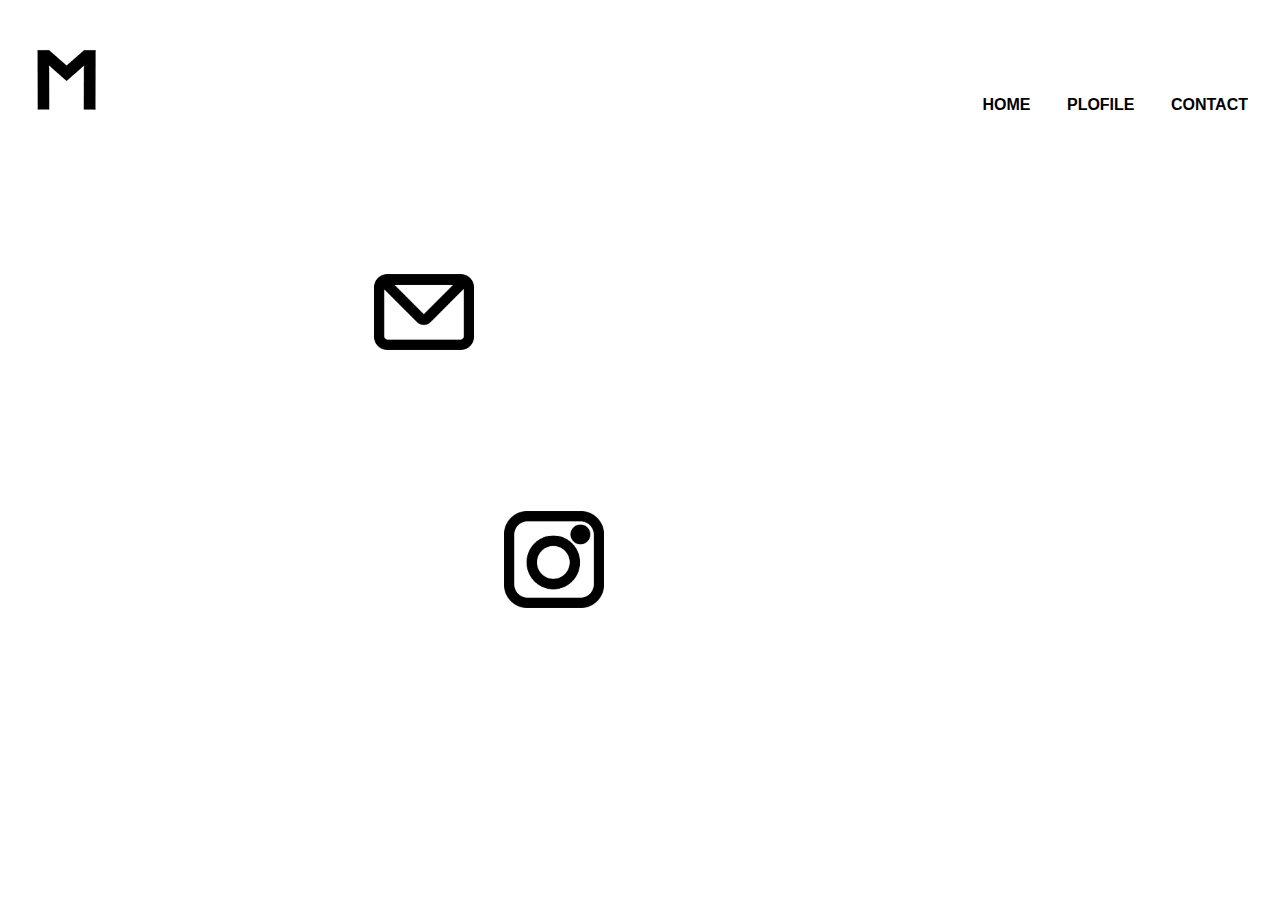
<file: Contact.html>
<!doctype html>
<html>
<head>
<meta charset="utf-8">
	<link rel="stylesheet" type="text/css" href="style.css">
<title>Contact</title>
</head>

<body class="contact">
	<header>
		<div class="logo">
		<a href="index.html" class="logo">
		<img src="images/M.png"></a>
		</div>
	</header>
	
	<nav>
		<a href="index.html">HOME</a>
		<a href="Profile.html">PLOFILE</a>
		<a href="Contact.html">CONTACT</a>
	</nav>
	
	<br>
	<br>
	<br>
	<br>
	<br>
	<br>
	
	<section class="contact">
	<div class="emailicon">
		<img src="images/email icon.png" class="emailicon">
	</div>
	<div class="emailaddress">
		<a href="mailto:may.mizuki965@gmail.com">
		<h3>may.mizuki965@gmail.com</h3></a>
	</div>
	</section>
	
	<br>
	<br>
	
	<section class="contact">
	<div class="instagramicon">
		<img src="images/instagram icon.png" class="instagramicon">
	</div>
	<div class="instagram">
		<a href="https://www.instagram.com/mizuki_matty_/">
		<h3>Instagram</h3></a>
	</div>
	</section>
	
	<br>
	<br>
	<br>
	<br>

</body>
</html>
</file>
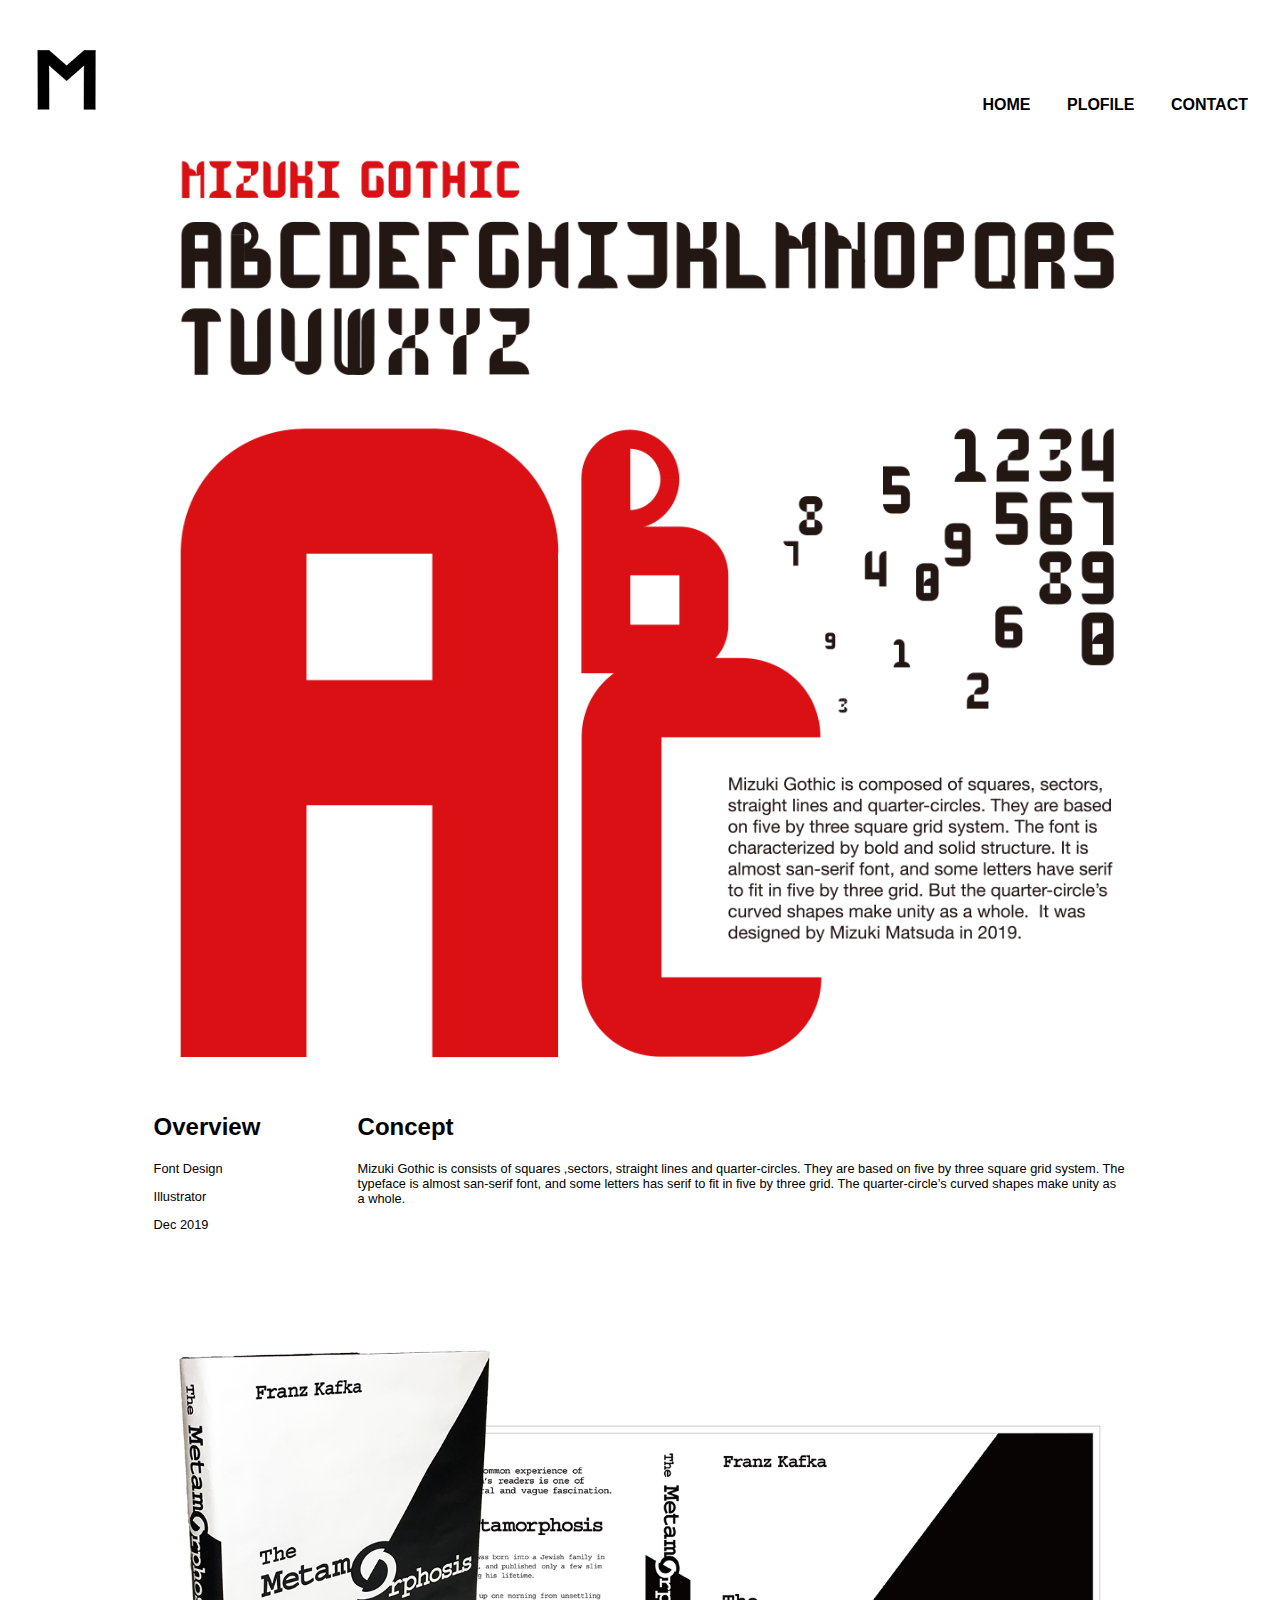
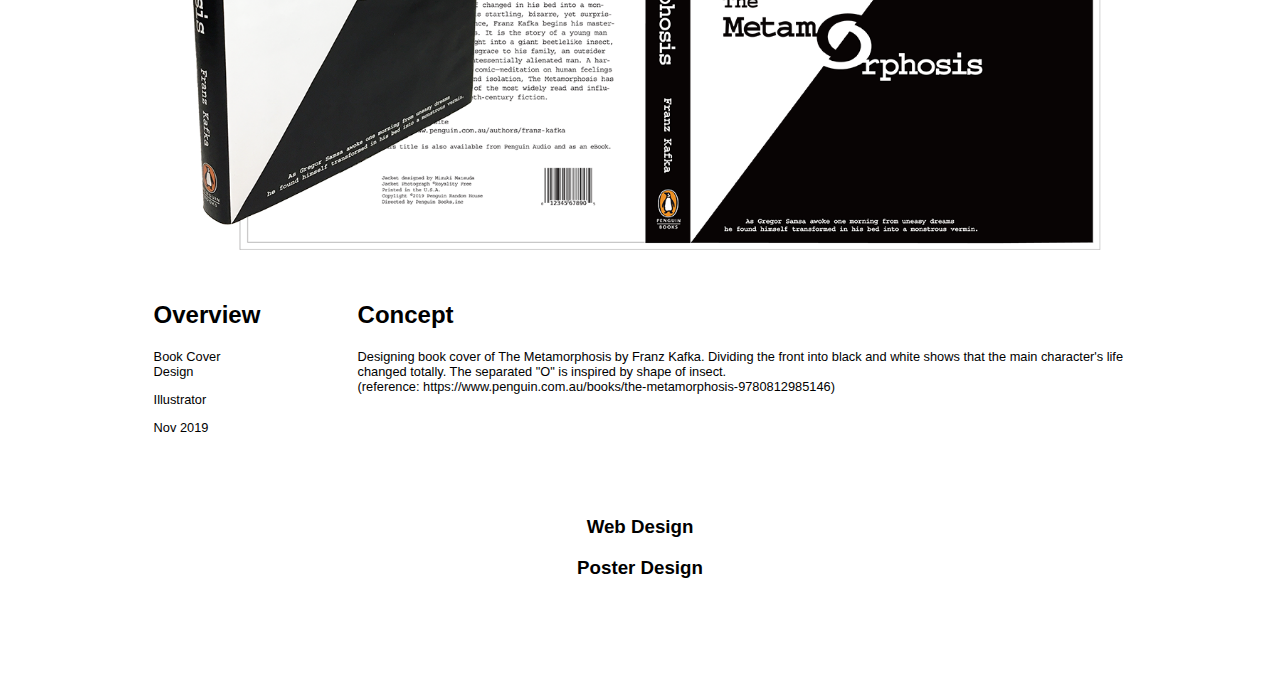
<file: OtherWorks.html>
<!doctype html>
<html><head>
<meta charset="utf-8">
	<link rel="stylesheet" type="text/css" href="style.css">
<title>OtherWorks</title>
</head>

<body>
	
	<header>
		<div class="logo"> 
		<a href="index.html" class="logo">
		<img src="images/M.png"></a>
		</div>
	</header>
	
	<nav>
		<a href="index.html">HOME</a>
		<a href="Profile.html">PLOFILE</a>
		<a href="Contact.html">CONTACT</a>
	</nav>
	
	<br>
	<br>
	
	<div class="Mizuki_Gothic">
	<img src="images/Font.png" class="Typeface">
	</div>

	<section>
	<div class="overview">
		<h2>Overview</h2>
		<p>Font Design</p>
		<p>Illustrator</p>
		<p>Dec 2019</p>
	</div>
	<div>
		<h2>Concept</h2>
		<p>Mizuki Gothic is consists of squares ,sectors, straight lines and quarter-circles. They are based on five by three square grid system. The typeface is almost san-serif font, and some letters has serif to fit in five by three grid. The quarter-circle’s curved shapes make unity as a whole.  </p>
	</div>
	</section>
	
	<br>
	<br>
	
	<div class="BookDesign">
	<img src="images/TheMetamorphosisMockup.png" class="TheMetamorphosis">
	</div>

	<section>
	<div class="overview">
		<h2>Overview</h2>
		<p>Book Cover Design</p>
		<p>Illustrator</p>
		<p>Nov 2019</p>
	</div>
	<div>
		<h2>Concept</h2>
		<p>Designing book cover of The Metamorphosis by Franz Kafka. Dividing the front into black and white shows that the main character's life changed totally. The separated "O" is inspired by shape of insect. <br>
		(reference: https://www.penguin.com.au/books/the-metamorphosis-9780812985146) </p>
	</div>
	</section>
	
	<footer>
		<a href="WebDesign.html"><h3>Web Design</h3></a>
		<a href="PosterDesign.html"><h3>Poster Design</h3></a>
	</footer>

	
</body>
</html>
</file>
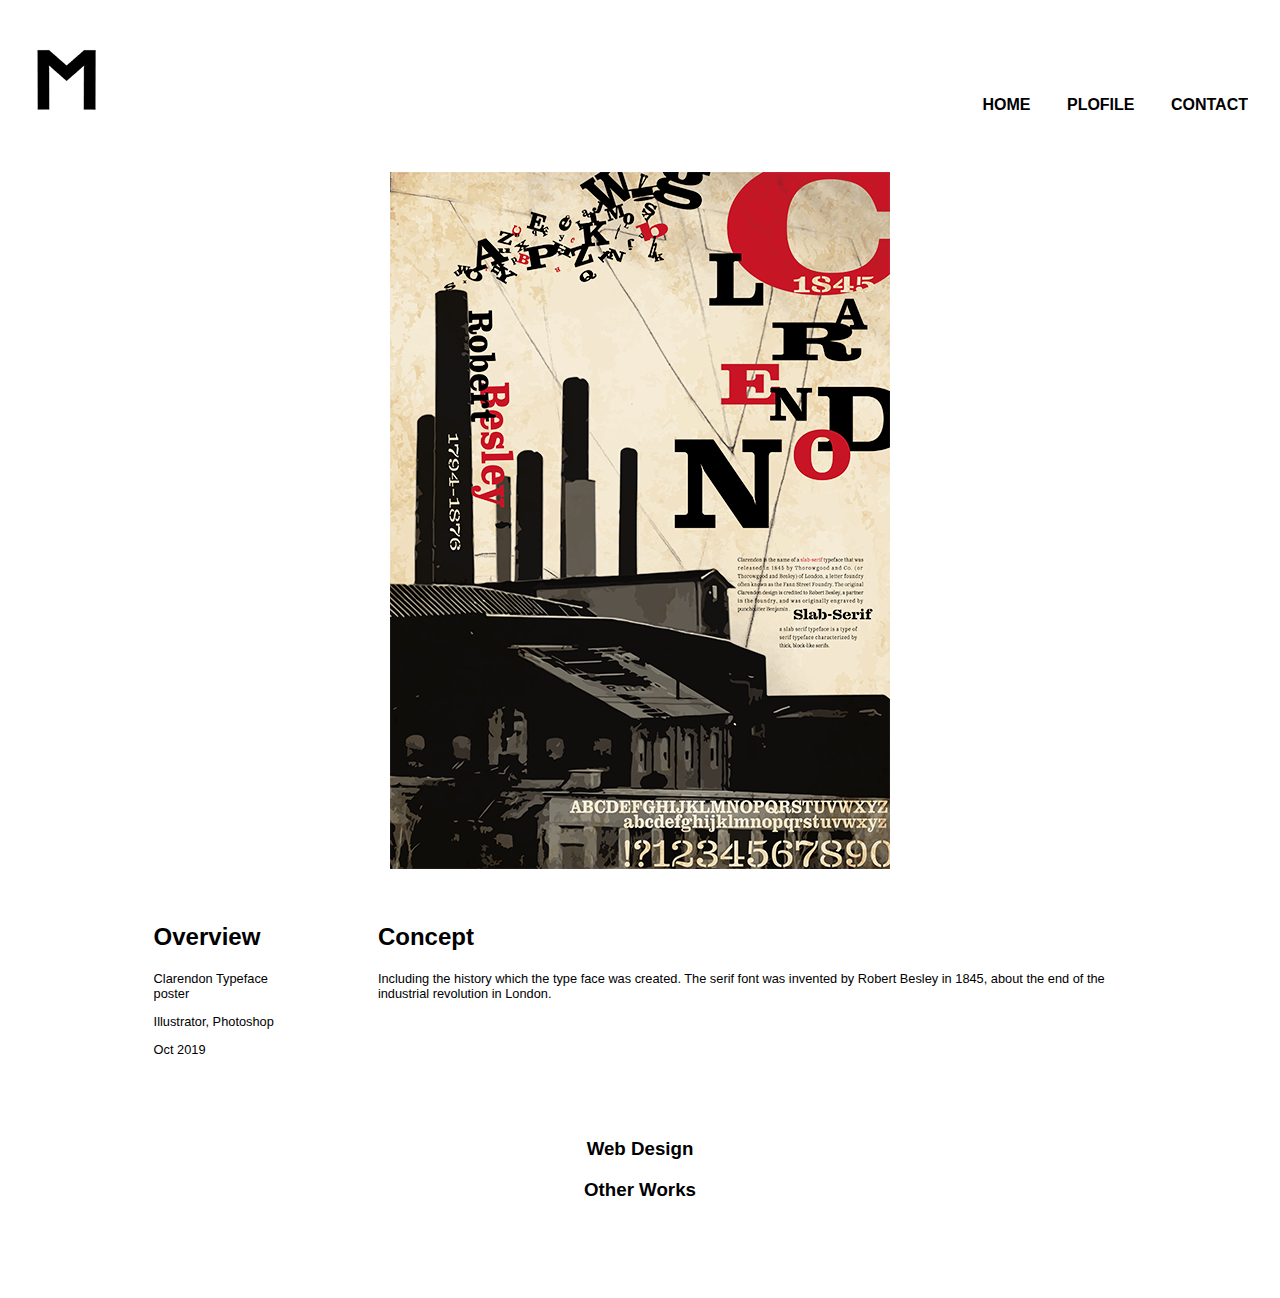
<file: PosterDesign.html>
<!doctype html>
<html>
<head>
<meta charset="utf-8">
	<link rel="stylesheet" type="text/css" href="style.css">
<title>PosterDesign</title>
</head>
	
<body>
	<header>
		<div class="logo">
			<a href="index.html" class="logo">
			<img src="images/M.png"></a>
		</div>
	</header>
	
	<nav>
		<a href="./index.html">HOME</a>
		<a href="Profile.html">PLOFILE</a>
		<a href="Profile.html">CONTACT</a>
	</nav>
	
	<br>
	<br>
	
	<div class="clarendon">
	<img src="images/Clarendon Poster Outline.png">
	</div>

	<section>
	<div class="overview">
		<h2>Overview</h2>
		<p>Clarendon Typeface poster</p>
		<p>Illustrator, Photoshop</p>
		<p>Oct 2019</p>
	</div>
	<div>
		<h2>Concept</h2>
		<p>Including the history which the type face was created. The serif font was invented by Robert Besley in 1845, about the end of the industrial revolution in London. </p>
	</div>
	</section>

	<footer>
		<a href="WebDesign.html"><h3>Web Design</h3></a>
		<a href="OtherWorks.html"><h3>Other Works</h3></a>
	</footer>

</body>
</html>
</file>
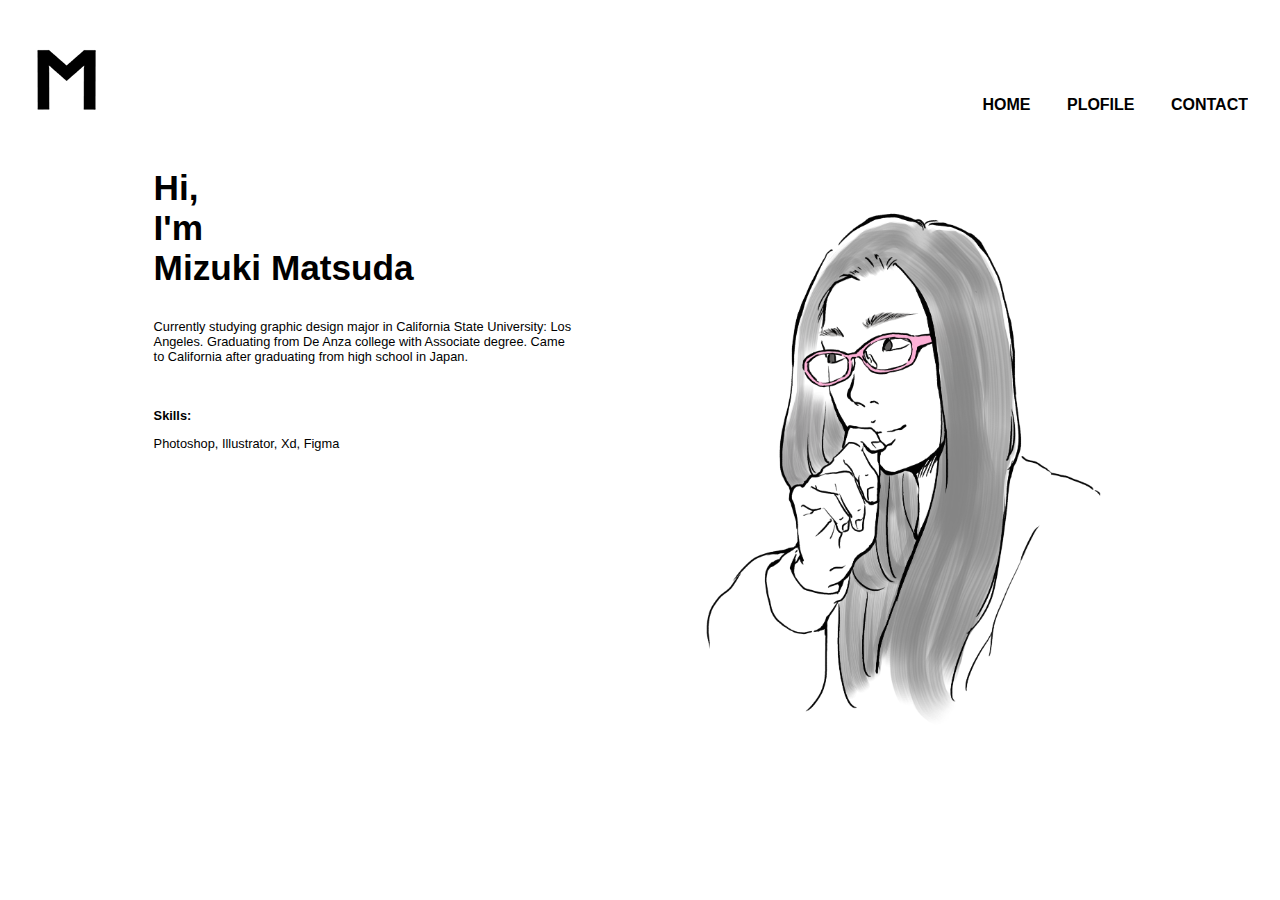
<file: Profile.html>
<!doctype html>
<html>
<head>
<meta charset="utf-8">
	<link rel="stylesheet" type="text/css" href="style.css">
<title>Profile</title>
</head>

<body>
	<header>
		<div class="logo">
		<a href="index.html" class="logo"><img src="images/M.png"></a>
		</div>
	</header>
	
	<nav>
		<a href="index.html">HOME</a>
		<a href="Profile.html">PLOFILE</a>
		<a href="Contact.html">CONTACT</a>
	</nav>
	
	<br>
	<br>
	<br>
	<br>
	
	<section>
	<div>
		<h1>Hi,</h1>
		<h1>I'm</h1>
		<h1>Mizuki Matsuda</h1>
		<br>
		<p>Currently studying graphic design major  in California State University: Los Angeles. Graduating from De Anza college with Associate degree. Came to California after graduating from high school in Japan.</p>
		
		<br>
		
		<p class="skills">Skills:</p>
		<p>Photoshop, Illustrator, Xd, Figma</p>
	</div>
	<div>
	<img src="images/face.png" class="face">
	</div>
	</section>

</body>
</html>
</file>
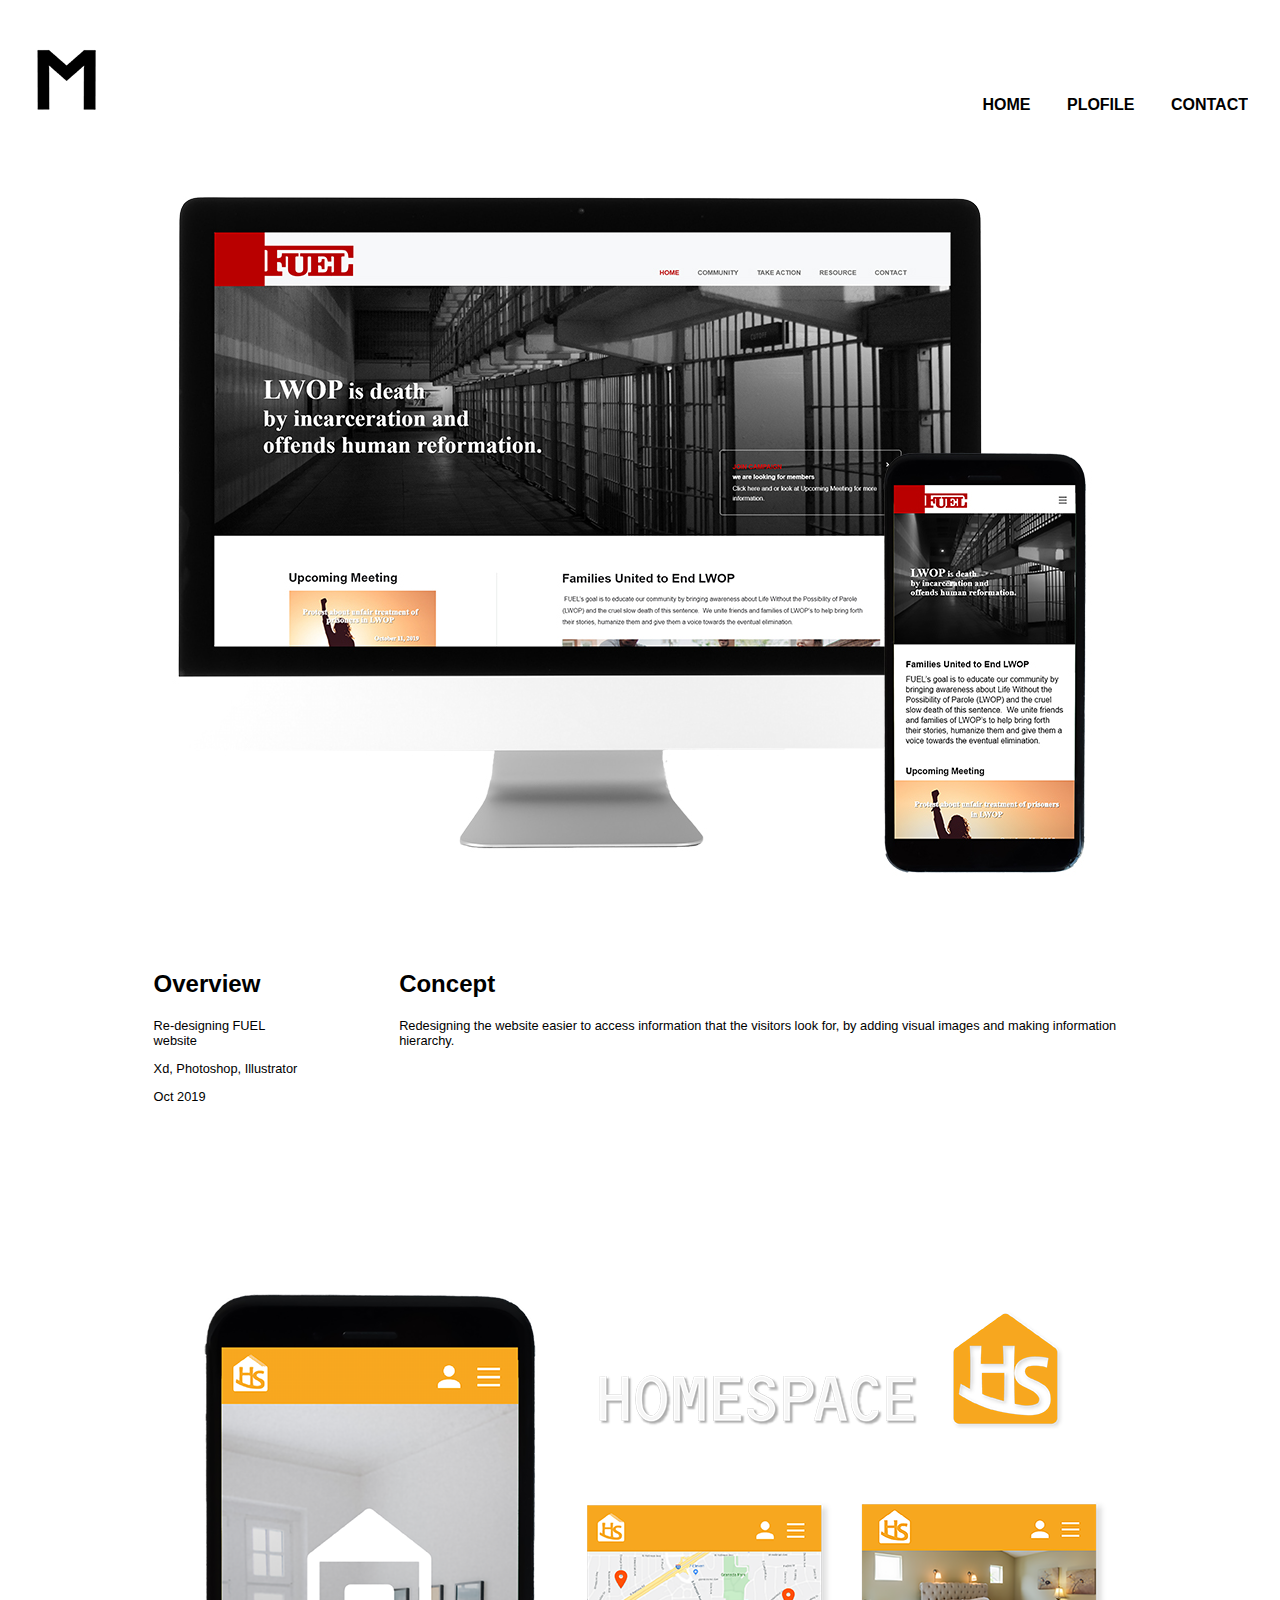
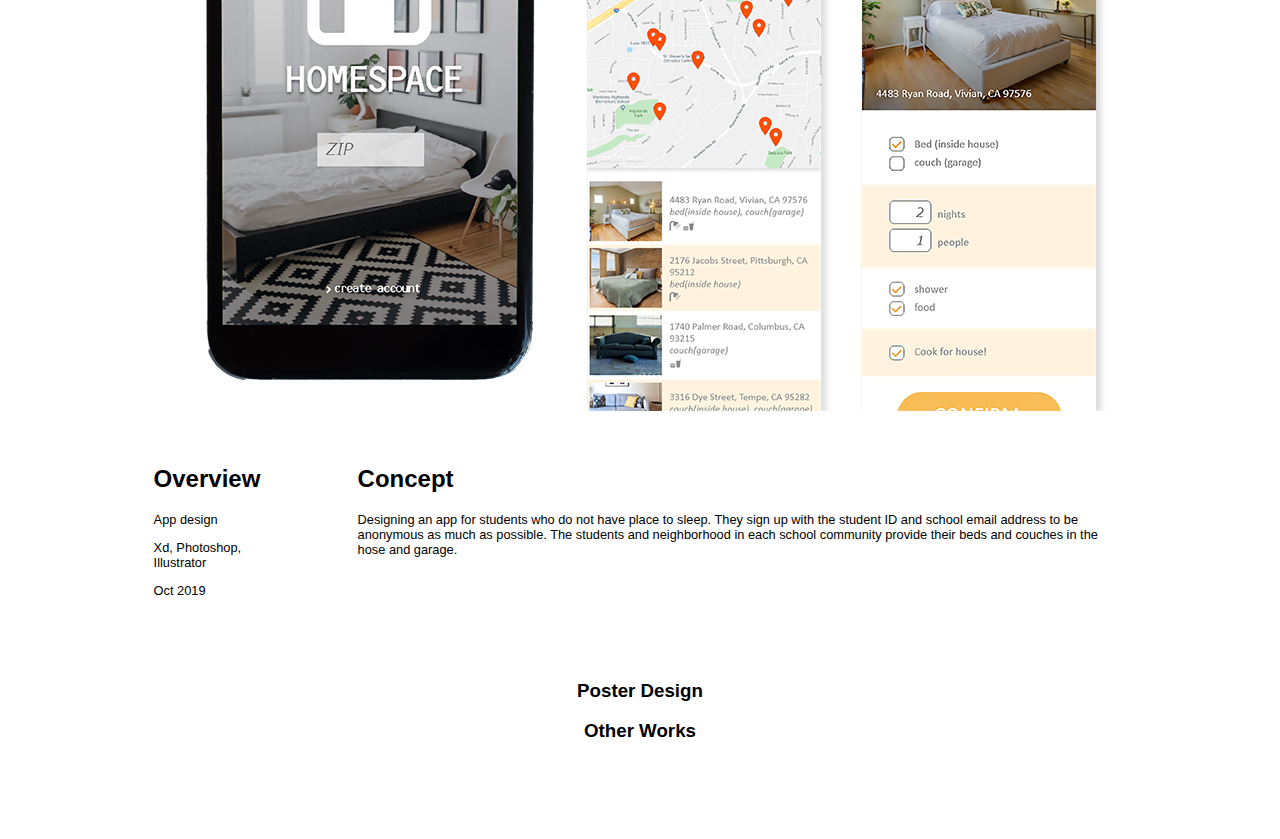
<file: WebDesign.html>
<!doctype html>
<html>
<head>
<meta charset="utf-8">
	<link rel="stylesheet" type="text/css" href="style.css">
<title>WebDesign</title>
</head>
	
<body>
	<header>
		<div class="logo">
		<a href="index.html" class="logo">
		<img src="images/M.png"></a>
		</div>
	</header>
	
	<nav>
		<a href="index.html">HOME</a>
		<a href="Profile.html">PLOFILE</a>
		<a href="Contact.html">CONTACT</a>
	</nav>
	
	<br>
	<br>
	
	<div class="FUEL">
		<img src="images/FUEL.jpg">
	</div>

	<section>
	<div class="overview">
		<h2>Overview</h2>
		<p>Re-designing FUEL website</p>
		<p>Xd, Photoshop, Illustrator</p>
		<p>Oct 2019</p>
	</div>
	<div>
		<h2>Concept</h2>
		<p>Redesigning the website easier to access information that the visitors look for, by adding visual images and making information hierarchy. </p>
	</div>
	</section>
	
	<div class="homespace">
	<img src="images/HOMESPACE.png">
	</div>

	<section>
	<div class="overview">
		<h2>Overview</h2>
		<p>App design</p>
		<p>Xd, Photoshop, Illustrator</p>
		<p>Oct 2019</p>
	</div>
	<div>
		<h2>Concept</h2>
		<p>Designing an app for students who do not have place to sleep. They sign up with the student ID and school email address to be anonymous as much as possible. The students and neighborhood in each school community provide their beds and couches in the hose and garage.  </p>
	</div>
	</section>
	
	<footer>
		<a href="PosterDesign.html"><h3>Poster Design</h3></a>
		<a href="OtherWorks.html"><h3>Other Works</h3></a>
	</footer>

</body>
</html>
</file>
<file: style.css>
@charset "utf-8";
/* CSS Document */

body {
	font-family: urw-din,sans-serif;
	font-weight: 700;
	font-style: normal;
	padding-top: 3%;
	padding-left: 1%;
	padding-right: 1%;
	max-width: 95%;
	margin-right: auto;
	margin-left: auto; 
}

a.logo:focus {
	outline: none;
}

p {
	font-family: urw-din,sans-serif;
	font-weight: 100;
	font-size: 0.8em;
}

p.skills {
	font-weight: bolder;
	margin-bottom: 0px;
	padding-bottom: 0px;
}

p.GraphicDesign {
	text-align: center;
	font-weight: 900;
	font-size: 2.2em;
	margin: 250px 0px 250px 0px;
}

img.face {
	width: 450px;
	height: auto;
	margin: 0px 0px 0px 100px;
}

img.hand {
	width: 200px;
	height: auto;
}

.hand {
	text-align: center;
	margin-top: 100px;
}

header {
	margin-bottom: 50px;
}

.logo {
	float: left;
}

nav {
	text-align: right;
	float: right;
	word-spacing: 2em;
	overflow: hidden;
	margin-top: 0px;
	margin-bottom: auto;
	padding-top: 0px;
	padding-botoom: 10%;
	max-width: 80%;
	padding-left: 6%;
	text-decoration: none;
}

nav a{
	transition: 0.3s;
}

nav a:hover{
	letter-spacing: 3px;
	transition: 0.5s;
}

.FUEL {
	margin-top: 40px;
	margin-bottom: 30px;
	text-align: center;
}

.clarendon {
	margin-top: 40px;
	margin-bottom: 30px;
	text-align: center;
}

.homespace {
	margin-top: 100px;
	margin-bottom: 30px;
	text-align: center;
}

img.TheMetamorphosis {
	width: 80%;
	height: auto;
}

.BookDesign {
	text-align: center;
}

img.Typeface {
	width: 100%;
	height: auto;
}

.Mizuki_Gothic {
	text-align: center;
}

.overview {
	margin-right: 10%;
}

section {
	display: flex;
	justify-content: center;
	flex-direction: row;
	max-width: 80%;
	margin-right: auto;
	margin-left: auto;
	padding-bottom: 50px;
}

a {
	text-decoration: none;
	color: black;
}

a:focus{
	outline: none;
}

a:hover {
	color: #FF4E30;
}

footer {
	text-align: center;
	paddiing-top: 70px;
	padding-bottom: 70px;
}

h3 {
	transition: 0.5s;
}

h3:hover {
	padding-left: 30px;
}

h4 {
	text-align: center; 
	transition: 0.5s;
}

h4:hover {
	transform: scale(1.3);
}

h1 {
	font-size: 220%;
	margin-bottom: 0px;
	margin-top: 0px;
	padding-top: 0px;
}

img.landing_img {
	width: 100%;
	height: auto;
	text-align: center;
	margin-top: 50px;
}

.landing_img h2 {
	position: absolute;
	top: 75%;
	left: 50%;
	transform: translate(-50%, -50%);
	font-size: 2em;
	font-weight: 800;
}

.webdesign_hover{
	position: relative;
	text-align: center;
	margin-top: 50px;
	transition: 0.6s;
}

.webdesign_hover :hover{
	opacity: 0.9;
}

.webdesign_hover h2{
	position: absolute;
	color: white;
	top: 45%;
	left: 50%;
	font-size: 2em;
	transform: translate(-50%, -50%);
	transition: 0.3s;
}

.webdesign_hover h2:hover{
	color: #FF4E30;
	padding-bottom: 30px;
}

.posterdesign_hover{
	position:relative;
	text-align: center;
	margin-top: 50px;
	transition: 0.3s;
}

.posterdesign_hover :hover{
	opacity: 0.9;
}

.posterdesign_hover h2{
	position: absolute;
	color: white;
	top: 45%;
	left: 50%;
	font-size: 2em;
	transform: translate(-50%, -50%);
	transition: 0.3s;
}

.posterdesign_hover h2:hover{
	color: #FF4E30;
	padding-bottom: 30px;
}

.otherworks_hover{
	position:relative;
	text-align: center;
	margin-top: 50px;
	transition: 0.3s;
}

.otherworks_hover :hover{
	opacity: 0.9;
}

.otherworks_hover h2{
	position: absolute;
	color: white;
	top: 45%;
	left: 50%;
	font-size: 2em;
	transform: translate(-50%, -50%);
	transition: 0.3s;
}

.otherworks_hover h2:hover{
	color: #FF4E30;
	padding-bottom: 30px;
}



img.emailicon {
	width: 100px;
	height: auto;
	margin-top: 20px;
	margin-right: 20px;
	transition: 0.4s;
	float:none;
}

.emailaddress h3{
	float: left;
	font-size: 2em;
	transition: 0.5s;
	color: white;
}

.emailaddress h3:hover{
	color: white;
}

img.instagramicon {
	width: 100px;
	height: auto;
	margin-top: 20px;
	margin-right: 20px;
}

.instagram h3{
	float: left;
	font-size: 2em;
	transition: 0.5s;
	color: white;
}

.instagram h3:hover{
	color: white;
}


section.contact{
	max-width: 50%;
	margin-right: auto;
	margin-left: auto;
	outline: none;
	padding: 50px;
	transition: 0.5s;
	width: 0px;
	border-top-right-radius: 110px;
	border-top-left-radius: 110px;
	border-bottom-right-radius: 110px;
    border-bottom-left-radius: 110px;
}

section.contact:hover{
	background-color: #FF4E30;
	width: 550px;
	border-top-right-radius: 110px;
	border-top-left-radius: 110px;
	border-bottom-right-radius: 110px;
    border-bottom-left-radius: 110px;
}
</file>
